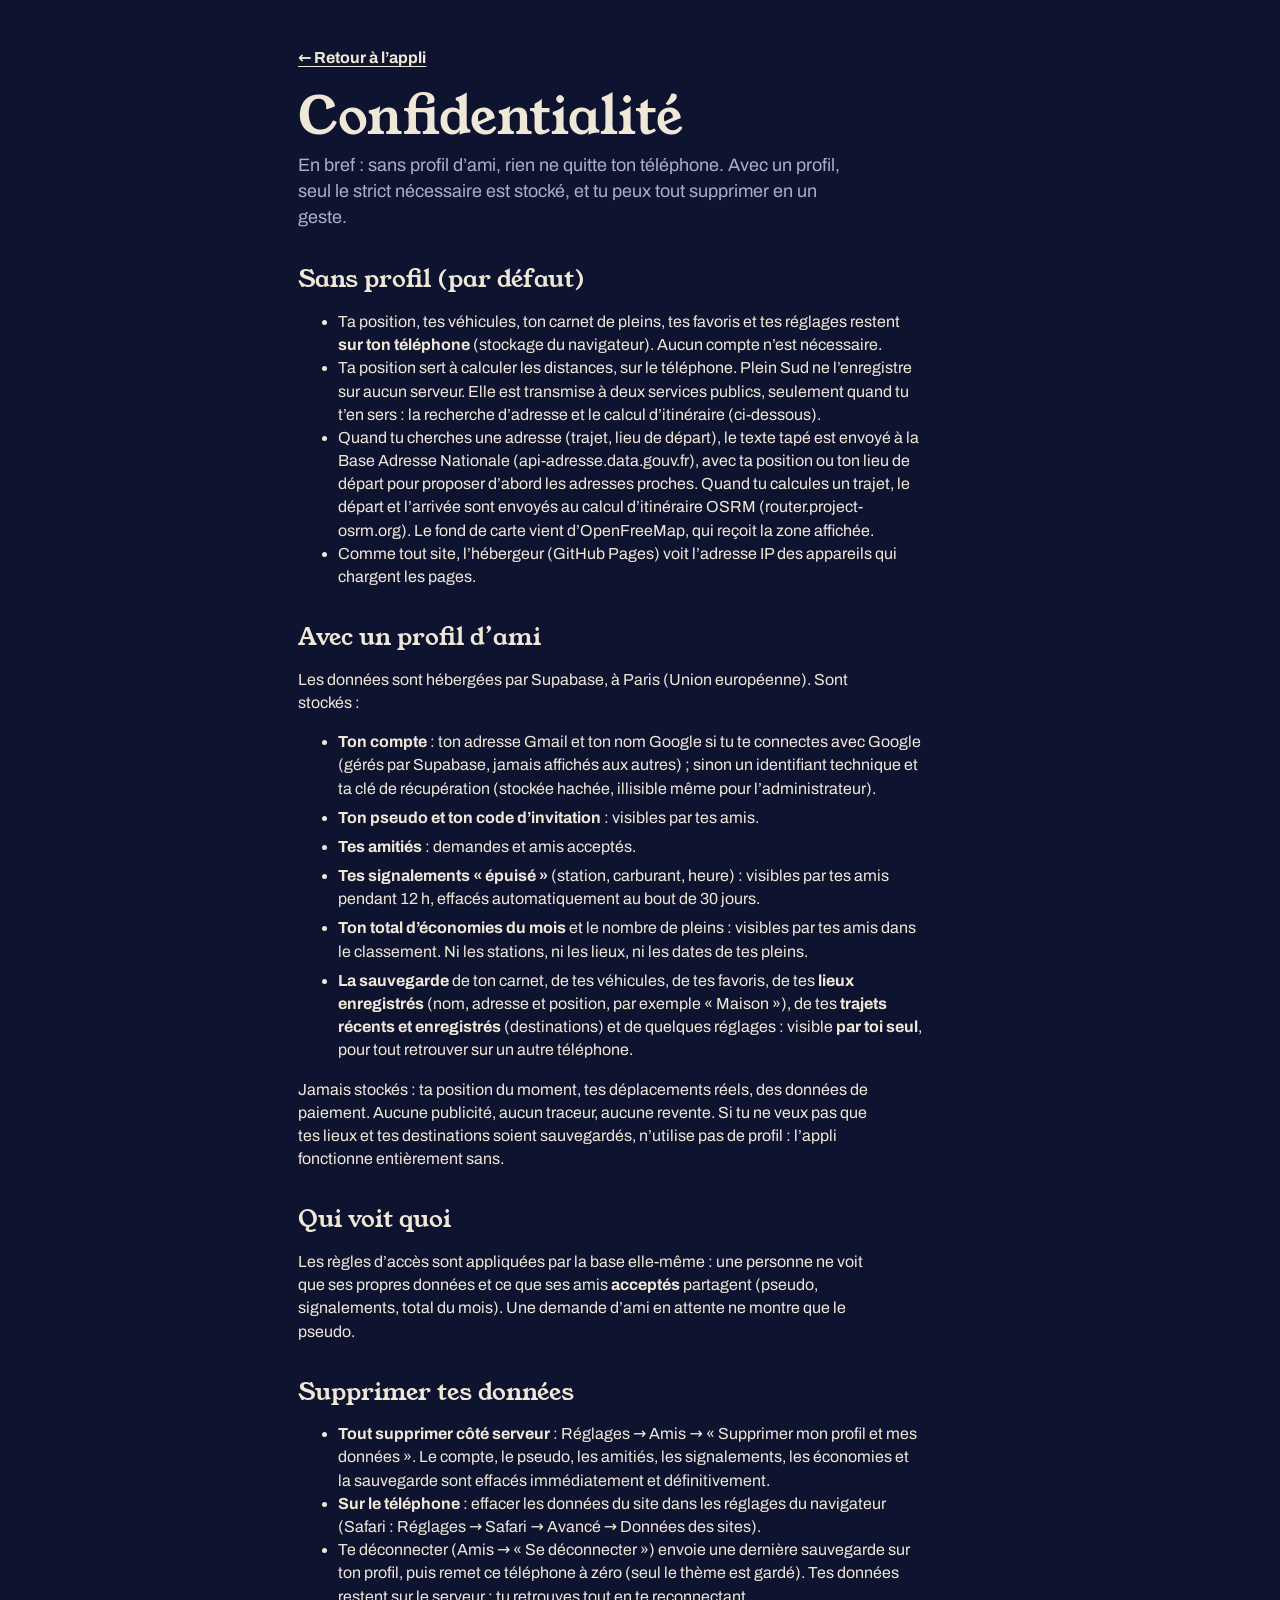
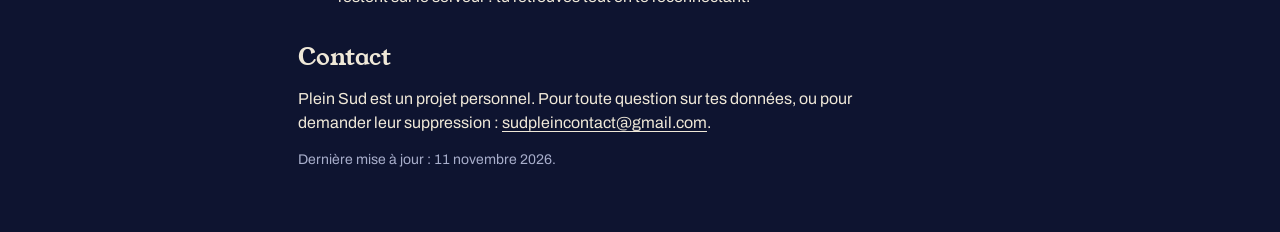
<file: web/confidentialite.html>
<!doctype html>
<html lang="fr">
<head>
  <meta charset="utf-8">
  <meta name="viewport" content="width=device-width, initial-scale=1, viewport-fit=cover">
  <title>Confidentialité · Plein Sud</title>
  <meta name="description" content="Quelles données Plein Sud garde, où, qui les voit et comment les supprimer.">
  <meta name="theme-color" content="#F3EDE0">
  <script src="theme.js"></script>
  <link rel="icon" href="icons/icon.svg" type="image/svg+xml">
  <link rel="stylesheet" href="styles.css">
  <style>
    .page { max-width: 720px; margin: 0 auto; padding: calc(max(env(safe-area-inset-top, 0px), 12px) + 24px) max(18px, env(safe-area-inset-right)) 48px max(18px, env(safe-area-inset-left)); }
    .back { display: inline-flex; align-items: center; gap: 6px; min-height: 44px; font-weight: 700; color: var(--ink); }
    h1 { font: 400 clamp(34px, 9vw, 52px)/1.04 var(--f-name); margin: 10px 0 8px; }
    .lede { font-size: 18px; color: var(--ink-2); max-width: 56ch; margin: 0 0 28px; }
    h2 { font: 400 24px/1.15 var(--f-name); margin: 36px 0 12px; }
    p, li { max-width: 65ch; }
    .stats { display: grid; grid-template-columns: repeat(auto-fit, minmax(150px, 1fr)); gap: 10px; margin: 0; padding: 0; list-style: none; }
    .stats li { padding: 14px 16px; border-radius: 16px; background: var(--cloth); border: 1.5px solid var(--edge); }
    .stats b { display: block; font-weight: 800; font-stretch: 72%; font-size: 34px; line-height: 1; }
    .stats span { font-size: 14px; color: var(--ink-2); }
    .flow { list-style: none; margin: 0; padding: 0; display: grid; gap: 0; counter-reset: step; }
    .flow li { position: relative; padding: 0 0 18px 46px; counter-increment: step; }
    .flow li::before { content: counter(step); position: absolute; left: 0; top: -2px; width: 30px; height: 30px; border-radius: 50%; display: grid; place-items: center;
      border: 1.5px dashed var(--rose-thread); color: var(--rose); font-weight: 800; font-stretch: 80%; background: var(--ground); }
    .flow li::after { content: ""; position: absolute; left: 15px; top: 30px; bottom: 0; border-left: 1.5px dashed var(--stitch); }
    .flow li:last-child::after { display: none; }
    .flow b { display: block; font-size: 17px; }
    .flow span { color: var(--ink-2); font-size: 15px; }
    code { font-size: .92em; background: var(--cloth); border: 1px solid var(--seam); padding: 1px 5px; border-radius: 6px; }
    .charts { display: grid; gap: 12px; }
    .formula { padding: 14px 16px; border-radius: 16px; background: var(--cloth); outline: 1.5px dashed var(--stitch); outline-offset: -6px; font-size: 16px; }
    .sources li { margin-bottom: 6px; }
    .muted { color: var(--ink-2); font-size: 14px; }
  </style>
</head>
<body>
  <main class="page">
    <a class="back" href="./">← Retour à l’appli</a>
    <h1>Confidentialité</h1>
    <p class="lede">En bref : sans profil d’ami, rien ne quitte ton téléphone. Avec un profil, seul le strict nécessaire est stocké, et tu peux tout supprimer en un geste.</p>

    <h2>Sans profil (par défaut)</h2>
    <ul>
      <li>Ta position, tes véhicules, ton carnet de pleins, tes favoris et tes réglages restent <b>sur ton téléphone</b> (stockage du navigateur). Aucun compte n’est nécessaire.</li>
      <li>Ta position sert à calculer les distances, sur le téléphone. Plein Sud ne l’enregistre sur aucun serveur. Elle est transmise à deux services publics, seulement quand tu t’en sers : la recherche d’adresse et le calcul d’itinéraire (ci-dessous).</li>
      <li>Quand tu cherches une adresse (trajet, lieu de départ), le texte tapé est envoyé à la Base Adresse Nationale (api-adresse.data.gouv.fr), avec ta position ou ton lieu de départ pour proposer d’abord les adresses proches. Quand tu calcules un trajet, le départ et l’arrivée sont envoyés au calcul d’itinéraire OSRM (router.project-osrm.org). Le fond de carte vient d’OpenFreeMap, qui reçoit la zone affichée.</li>
      <li>Comme tout site, l’hébergeur (GitHub Pages) voit l’adresse IP des appareils qui chargent les pages.</li>
    </ul>

    <h2>Avec un profil d’ami</h2>
    <p>Les données sont hébergées par Supabase, à Paris (Union européenne). Sont stockés :</p>
    <ul class="sources">
      <li><b>Ton compte</b> : ton adresse Gmail et ton nom Google si tu te connectes avec Google (gérés par Supabase, jamais affichés aux autres) ; sinon un identifiant technique et ta clé de récupération (stockée hachée, illisible même pour l’administrateur).</li>
      <li><b>Ton pseudo et ton code d’invitation</b> : visibles par tes amis.</li>
      <li><b>Tes amitiés</b> : demandes et amis acceptés.</li>
      <li><b>Tes signalements « épuisé »</b> (station, carburant, heure) : visibles par tes amis pendant 12 h, effacés automatiquement au bout de 30 jours.</li>
      <li><b>Ton total d’économies du mois</b> et le nombre de pleins : visibles par tes amis dans le classement. Ni les stations, ni les lieux, ni les dates de tes pleins.</li>
      <li><b>La sauvegarde</b> de ton carnet, de tes véhicules, de tes favoris, de tes <b>lieux enregistrés</b> (nom, adresse et position, par exemple « Maison »), de tes <b>trajets récents et enregistrés</b> (destinations) et de quelques réglages : visible <b>par toi seul</b>, pour tout retrouver sur un autre téléphone.</li>
    </ul>
    <p>Jamais stockés : ta position du moment, tes déplacements réels, des données de paiement. Aucune publicité, aucun traceur, aucune revente. Si tu ne veux pas que tes lieux et tes destinations soient sauvegardés, n’utilise pas de profil : l’appli fonctionne entièrement sans.</p>

    <h2>Qui voit quoi</h2>
    <p>Les règles d’accès sont appliquées par la base elle-même : une personne ne voit que ses propres données et ce que ses amis <b>acceptés</b> partagent (pseudo, signalements, total du mois). Une demande d’ami en attente ne montre que le pseudo.</p>

    <h2>Supprimer tes données</h2>
    <ul>
      <li><b>Tout supprimer côté serveur</b> : Réglages → Amis → « Supprimer mon profil et mes données ». Le compte, le pseudo, les amitiés, les signalements, les économies et la sauvegarde sont effacés immédiatement et définitivement.</li>
      <li><b>Sur le téléphone</b> : effacer les données du site dans les réglages du navigateur (Safari : Réglages → Safari → Avancé → Données des sites).</li>
      <li>Te déconnecter (Amis → « Se déconnecter ») envoie une dernière sauvegarde sur ton profil, puis remet ce téléphone à zéro (seul le thème est gardé). Tes données restent sur le serveur : tu retrouves tout en te reconnectant.</li>
    </ul>

    <h2>Contact</h2>
    <p>Plein Sud est un projet personnel. Pour toute question sur tes données, ou pour demander leur suppression : <a href="mailto:sudpleincontact@gmail.com">sudpleincontact@gmail.com</a>.</p>
    <p class="muted">Dernière mise à jour : 11 novembre 2026.</p>
  </main>
</body>
</html>
</file>
<file: web/styles.css>
/* Plein Sud : un t-shirt brodé plutôt qu'une appli d'essence.
   Jour : toile crème, fils rose poudré, lavande, corail, ocre, sauge, ciel.
   Nuit : « fleurs de nuit », toile bleu nuit, fils crème, argent et or. */
@font-face {
  font-family: "Archivo"; font-style: normal; font-display: swap;
  font-weight: 100 900; font-stretch: 62% 125%;
  src: url("fonts/archivo-wdth.woff2") format("woff2-variations"), url("fonts/archivo-wdth.woff2") format("woff2");
}
@font-face {
  font-family: "Young Serif"; font-style: normal; font-display: swap; font-weight: 400;
  src: url("fonts/young-serif.woff2") format("woff2");
}

:root {
  --ground: #F3EDE0;
  --cloth: #FBF7EE;
  --ink: #2A2420;
  --ink-2: #6A5F55;
  --seam: #DCD1BC;
  --edge: #9C8B6E; /* contours lisibles au soleil (3:1 sur la toile) */
  --stitch: #C4B392;
  --rose: #A8506A;
  --rose-thread: #C2617F;
  --lav: #5E5FB3;
  --lav-fill: #D6D5F1;
  --coral: #D86A4A;
  --ochre: #C98F22;
  --sage: #6F8769;
  --sky: #8FB0C6;
  --accent: #2A2420;
  --accent-ink: #FBF7EE;
  --accent-stitch: rgba(251, 247, 238, .55);
  --good: #46653F;
  --warn-bg: #F8DFD3;
  --warn-ink: #8A3A1E;
  --scrim: rgba(42, 36, 32, .42);
  --hi: rgba(255, 255, 255, .4);
  --shade-ink: rgba(42, 36, 32, .45);
  --shade-1: rgba(14, 10, 8, .45);
  --shade-2: rgba(14, 10, 8, .5);
  --shade-3: rgba(14, 10, 8, .55);
  /* Fond brodé, une palette par saison (les fleurs changent aussi, voir garden.js). */
  /* Printemps : amandier, tulipes, vert tendre. */
  --sp-rose: #D07A92; --sp-lav: #7F79C4; --sp-lav-fill: #E2DDF4; --sp-coral: #E08A6C; --sp-sage: #6F9A5E; --sp-sky: #92BBD2;
  /* Été : coquelicot, lavande de Provence, tournesol, olivier. */
  --su-rose: #C9506A; --su-lav: #6E5FB8; --su-lav-fill: #DCD6F2; --su-coral: #D7472F; --su-sage: #7C8A55; --su-sky: #7FAFC9;
  /* Automne : rouille, prune, olive, ocre. */
  --au-rose: #B4532F; --au-lav: #7C4A6D; --au-lav-fill: #E7D3D6; --au-coral: #C98429; --au-sage: #7D7C42; --au-sky: #B8A98A;
  /* Hiver : houx, givre, bleu froid. */
  --wi-rose: #B23A48; --wi-lav: #5D6FA8; --wi-lav-fill: #DCE3F0; --wi-coral: #B46A5A; --wi-sage: #4F6F5B; --wi-sky: #7E9EC4;
  --umber: #7A5236;

  --f-ui: "Archivo", "Arial Narrow", system-ui, sans-serif;
  --f-name: "Young Serif", Georgia, serif;
  --ease-out: cubic-bezier(0.23, 1, 0.32, 1);
  --ease-in-out: cubic-bezier(0.77, 0, 0.175, 1);
  --ease-drawer: cubic-bezier(0.32, 0.72, 0, 1);
  color-scheme: light;
}
:root[data-theme="dark"] {
    --ground: #0E1430;
    --cloth: #151D40;
    --ink: #EFE8D8;
    --ink-2: #A8AECB;
    --seam: #2A3462;
    --edge: #5E6CA8;
    --stitch: #46528A;
    --rose: #E8A3B8;
    --rose-thread: #E08FA9;
    --lav: #A4A6EC;
    --lav-fill: #2E336B;
    --coral: #E89A7E;
    --ochre: #D8B25A;
    --sage: #C3CAD9;
    --sky: #C9D1E0;
    --accent: #D8B25A;
    --accent-ink: #1A1606;
    --accent-stitch: rgba(26, 22, 6, .45);
    --good: #A3D6A6;
    --warn-bg: #3D2433;
    --warn-ink: #F3B9A6;
    --scrim: rgba(4, 6, 18, .6);
    --sp-rose: #F0AFC2; --sp-lav: #B6B2F0; --sp-lav-fill: #33386E; --sp-coral: #F0AE92; --sp-sage: #B5D3A6; --sp-sky: #BCD6E8;
    --su-rose: #EE9CB0; --su-lav: #B3A6F0; --su-lav-fill: #3A3172; --su-coral: #F09276; --su-sage: #C8CF9E; --su-sky: #A9CDE2;
    --au-rose: #E8A07A; --au-lav: #D3A5C8; --au-lav-fill: #4A2F5E; --au-coral: #E3B068; --au-sage: #C9C79A; --au-sky: #B9B2C6;
    --wi-rose: #EA8C98; --wi-lav: #A9B7E8; --wi-lav-fill: #2B3768; --wi-coral: #E0A898; --wi-sage: #A9C7B5; --wi-sky: #D2E0F2;
    --umber: #C9A27E;
    color-scheme: dark;
  }


* { box-sizing: border-box; }
html { -webkit-text-size-adjust: 100%; background: var(--ground); }
html, body { overflow-x: clip; }
body { margin: 0; min-height: 100dvh; background: var(--ground); color: var(--ink); font: 400 16px/1.45 var(--f-ui); font-variant-numeric: tabular-nums; -webkit-tap-highlight-color: transparent; }
::selection { background: var(--lav-fill); color: var(--ink); }
button, input, select { font: inherit; color: inherit; }
a { color: inherit; text-underline-offset: 3px; }
:focus-visible { outline: 3px solid var(--accent); outline-offset: 2px; }
[hidden] { display: none !important; }
.ic { width: 22px; height: 22px; fill: none; stroke: currentColor; stroke-width: 1.8; stroke-linecap: round; stroke-linejoin: round; flex: none; }
.ic circle { fill: currentColor; stroke: none; }
#i-pin circle, .start .ic circle { fill: none; stroke: currentColor; }

.shell { max-width: 560px; margin: 0 auto; min-height: 100dvh; display: flex; flex-direction: column; }

/* En-tête */
.top {
  display: grid; grid-template-columns: auto auto minmax(0, 1fr); align-items: center; gap: 10px;
  padding: calc(max(env(safe-area-inset-top, 0px), 12px) + 15px) max(16px, env(safe-area-inset-right)) 4px max(16px, env(safe-area-inset-left));
}
.mark { width: 28px; height: 28px; fill: var(--rose-thread); }
.top h1 { margin: 0; font: 400 22px/1 var(--f-name); letter-spacing: -.005em; }
.icon-btn {
  width: 46px; height: 46px; display: grid; place-items: center; border-radius: 14px; cursor: pointer;
  border: 1.5px solid var(--edge); background: var(--cloth); color: var(--ink);
  transition: transform 120ms var(--ease-out), border-color 150ms ease;
}
.icon-btn.ghost { background: transparent; }
.icon-btn:active { transform: scale(0.95); }
.start {
  justify-self: end; display: flex; align-items: center; gap: 6px; min-width: 0; max-width: 100%;
  padding: 8px 10px 8px 12px; min-height: 44px; border: 1.5px solid var(--edge); border-radius: 999px; background: var(--cloth);
  color: var(--ink-2); font-size: 14px; cursor: pointer; text-align: left;
}
.start span { min-width: 0; overflow: hidden; text-overflow: ellipsis; white-space: nowrap; }
.start .ic { width: 18px; height: 18px; color: var(--rose-thread); }
.start.locating .ic { animation: breathe 1.4s ease-in-out infinite; }
@keyframes breathe { 50% { opacity: .35; } }

/* Carburants */
.fuels {
  display: flex; gap: 8px; overflow-x: auto; scrollbar-width: none; scroll-snap-type: x proximity;
  padding: 8px max(16px, env(safe-area-inset-right)) 10px max(16px, env(safe-area-inset-left));
  scroll-padding-inline: max(16px, env(safe-area-inset-left));
}
.fuels::-webkit-scrollbar { display: none; }
.fuel {
  flex: none; scroll-snap-align: start; min-height: 44px; padding: 8px 15px; cursor: pointer;
  border: 1.5px solid var(--edge); border-radius: 999px; background: var(--cloth);
  display: inline-flex; align-items: baseline; gap: 6px;
  transition: background-color 150ms ease, color 150ms ease, border-color 150ms ease, transform 120ms var(--ease-out);
}
.fuel b { font-weight: 700; font-stretch: 80%; font-size: 16px; }
.fuel small { font-size: 12px; color: var(--ink-2); }
.fuel[aria-checked="true"] { background: var(--ink); color: var(--ground); border-color: var(--ink); }
.fuel[aria-checked="true"] small { color: inherit; opacity: .7; }
.fuel:active { transform: scale(0.97); }

.views { flex: 1; padding: 0 max(16px, env(safe-area-inset-right)) 28px max(16px, env(safe-area-inset-left)); }
.view.entering { animation: viewIn 200ms var(--ease-out); }
@keyframes viewIn { from { opacity: .4; transform: translateY(6px); } }
.view-title { margin: 12px 0 12px; font: 400 26px/1.1 var(--f-name); }

/* La réponse : un écusson brodé sur la toile */
.answer {
  position: relative; overflow: hidden; border-radius: 24px; background: var(--cloth);
  outline: 1.5px dashed var(--stitch); outline-offset: -9px;
  box-shadow: 0 1px 0 var(--hi) inset, 0 14px 30px -22px var(--shade-ink);
  min-height: 420px;
}
.bouquet {
  position: absolute; right: -4px; top: 4%; height: 60%; width: auto; max-width: 50%; pointer-events: none;
}
.bouquet path, .bouquet ellipse { fill: none; stroke-linecap: round; stroke-linejoin: round; }
.w1 { stroke-width: 1; } .w12 { stroke-width: 1.2; } .w15 { stroke-width: 1.5; } .w2 { stroke-width: 2; }
.stitch { stroke-dasharray: 3.2 1.8; }
.t-sage { stroke: var(--sage); } .t-lav { stroke: var(--lav); } .t-coral { stroke: var(--coral); }
.t-rose { stroke: var(--rose-thread); } .t-sky { stroke: var(--sky); } .t-ochre { stroke: var(--ochre); }
.bouquet .knot-fill { fill: var(--ochre); stroke: none; }
.bouquet .knot { fill: var(--lav-fill); }
.bouquet .satin { fill: url(#satin); }
.bouquet .satin-rose { fill: url(#satin-rose); }
.satin-line { stroke: var(--sage); stroke-width: 1.1; opacity: .55; }
.satin-line-rose { stroke: var(--rose-thread); stroke-width: 1; opacity: .5; }
.bouquet.pending .stitches { clip-path: inset(100% 0 0 0); }

.answer-body { position: relative; z-index: 1; padding: 22px 20px 20px 22px; display: grid; gap: 14px; }
.answer-body p { margin: 0; }
.ans-head { max-width: 68%; display: grid; gap: 4px; }
.ans-name { font: 400 24px/1.12 var(--f-name); text-wrap: balance; }
.ans-ville { font-size: 15px; color: var(--ink-2); }
.ans-price { display: flex; align-items: flex-start; gap: 6px; margin-top: 2px; }
.ans-price .num { font-weight: 800; font-stretch: 68%; font-size: clamp(76px, 23vw, 100px); line-height: .86; letter-spacing: -.02em; }
.ans-price sup { font-size: .45em; margin-left: 2px; }
.ans-price .unit { font-size: 15px; font-weight: 600; color: var(--ink-2); margin-top: 6px; }
.ans-facts { display: flex; gap: 26px; max-width: 70%; }
.fact b { display: block; font-weight: 800; font-stretch: 72%; font-size: 30px; line-height: 1; white-space: nowrap; }
.fact span { white-space: nowrap; }
.fact span { font-size: 13px; color: var(--ink-2); }
.go {
  display: flex; align-items: center; justify-content: center; gap: 10px; min-height: 62px; width: 100%;
  border-radius: 18px; border: 0; cursor: pointer; text-decoration: none;
  background: var(--accent); color: var(--accent-ink); font-weight: 800; font-stretch: 90%; font-size: 21px;
  outline: 1.5px dashed var(--accent-stitch); outline-offset: -6px;
  transition: transform 120ms var(--ease-out);
}
.go .ic { width: 24px; height: 24px; stroke-width: 2; }
.go small { font-weight: 500; font-size: 14px; opacity: .85; }
.go:active { transform: scale(0.97); }
.ans-foot { display: flex; align-items: center; justify-content: space-between; gap: 10px; font-size: 14px; color: var(--ink-2); }
.ans-foot .save { color: var(--good); font-weight: 700; }
.star-btn[aria-pressed="true"] .ic { fill: var(--ochre); stroke: var(--ochre); }
.flag { display: inline-flex; align-items: center; gap: 5px; font-size: 13px; font-weight: 600; color: var(--warn-ink); background: var(--warn-bg); border-radius: 8px; padding: 2px 8px; width: fit-content; }
.flag .ic { width: 15px; height: 15px; stroke-width: 2.1; }

/* Les suivantes */
.next-title { margin: 22px 4px 10px; font: 400 20px/1 var(--f-name); }
.alts { list-style: none; margin: 0; padding: 0; display: grid; gap: 8px; }
.alt-btn {
  width: 100%; display: grid; grid-template-columns: 30px minmax(0, 1fr) auto; gap: 2px 12px; align-items: center;
  padding: 12px 14px; border-radius: 16px; border: 1.5px solid var(--edge); background: var(--cloth); cursor: pointer; text-align: left;
  transition: transform 120ms var(--ease-out), border-color 150ms ease;
}
.alt-btn:active { transform: scale(0.985); }
.rank { grid-row: span 2; width: 30px; height: 30px; display: grid; place-items: center; border-radius: 50%; border: 1.5px dashed var(--rose-thread); color: var(--rose); font-weight: 800; font-stretch: 80%; font-size: 15px; }
.alt-name { font: 400 17px/1.2 var(--f-name); min-width: 0; overflow: hidden; text-overflow: ellipsis; white-space: nowrap; }
.alt-price { font-weight: 800; font-stretch: 72%; font-size: 26px; line-height: 1; text-align: right; }
.alt-price sup { font-size: .5em; }
.alt-meta { font-size: 13px; color: var(--ink-2); min-width: 0; overflow: hidden; text-overflow: ellipsis; white-space: nowrap; }
.alt-gap { font-size: 13px; color: var(--ink-2); text-align: right; white-space: nowrap; }
.more {
  display: flex; align-items: center; justify-content: center; gap: 6px; width: 100%; min-height: 48px; margin-top: 10px;
  border: 1.5px dashed var(--stitch); border-radius: 16px; background: transparent; color: var(--ink); font-weight: 700; cursor: pointer;
}
.more .ic { transition: transform 200ms var(--ease-out); }
.more[aria-expanded="true"] .ic { transform: rotate(180deg); }
.all { margin-top: 8px; }
.empty { padding: 20px 18px; border-radius: 18px; background: var(--cloth); border: 1.5px dashed var(--stitch); display: grid; gap: 12px; justify-items: start; }
.empty p { margin: 0; max-width: 46ch; }
.how { margin-top: 18px; }
.how summary { cursor: pointer; padding: 12px 4px; font-weight: 700; min-height: 44px; color: var(--ink-2); }
.how p { margin: 0 4px 12px; color: var(--ink-2); font-size: 15px; max-width: 65ch; }

/* Carte */
.map { height: min(64dvh, 560px); border-radius: 22px; overflow: hidden; background: var(--cloth); outline: 1.5px dashed var(--stitch); outline-offset: -7px; margin-top: 4px; }
.map-note { font-size: 13px; color: var(--ink-2); margin: 10px 4px 0; }
.pin {
  width: 30px; height: 30px; display: flex; align-items: center; justify-content: center; text-align: center; cursor: pointer; padding: 0; border-radius: 50%;
  background: var(--cloth); border: 2px dashed var(--rose-thread); box-shadow: 0 4px 10px -6px var(--shade-2);
  font: 800 14px/1 var(--f-ui); font-stretch: 75%; color: var(--ink);
}
.pin.is-best { width: 40px; height: 40px; font-size: 18px; background: var(--rose-thread); border: 2px dashed var(--cloth); color: var(--cloth); outline: 2px solid var(--rose-thread); }
.me-dot { width: 18px; height: 18px; border-radius: 50%; background: var(--accent); border: 3px solid var(--cloth); box-shadow: 0 0 0 1.5px var(--accent); }
.maplibregl-ctrl-attrib { font-size: 11px !important; }
.maplibregl-ctrl-group { border-radius: 12px !important; box-shadow: none !important; border: 1.5px solid var(--edge); background: var(--cloth) !important; }
.maplibregl-ctrl-group button { width: 40px !important; height: 40px !important; }

/* Carnet */
.log-total { padding: 16px 18px; border-radius: 18px; background: var(--cloth); outline: 1.5px dashed var(--stitch); outline-offset: -7px; margin-bottom: 14px; }
.log-total p { margin: 0; font-size: 16px; }
.log-total b { font-weight: 800; font-stretch: 75%; font-size: 30px; color: var(--good); }
.log-form { display: grid; gap: 12px; background: var(--cloth); border: 1.5px solid var(--edge); border-radius: 18px; padding: 16px; }
.log-form h3, .sheet h2 { margin: 0; font: 400 21px/1.15 var(--f-name); }
.field { display: grid; gap: 6px; font-size: 13px; font-weight: 600; color: var(--ink-2); min-width: 0; }
.field input, .field select {
  min-height: 48px; padding: 8px 12px; border-radius: 12px; border: 1.5px solid var(--edge);
  background: var(--ground); color: var(--ink); font-size: 17px; font-weight: 500; width: 100%; min-width: 0;
}
.field select { text-overflow: ellipsis; white-space: nowrap; overflow: hidden; }
.field input:focus, .field select:focus { border-color: var(--accent); outline: none; box-shadow: 0 0 0 3px var(--lav-fill); }
.field-row { display: grid; grid-template-columns: 1fr 1fr; gap: 10px; }
.hint { margin: 0; font-size: 14px; color: var(--ink-2); }
.log-list { list-style: none; padding: 0; margin: 14px 0 0; display: grid; gap: 6px; }
.log-item { display: grid; grid-template-columns: minmax(0, 1fr) auto auto; gap: 10px; align-items: center; padding: 10px 12px; border-radius: 14px; background: var(--cloth); border: 1.5px solid var(--edge); }
.log-item p { margin: 0; min-width: 0; }
.log-item small { display: block; color: var(--ink-2); font-size: 13px; }
.log-gain { font-weight: 800; font-stretch: 80%; font-size: 18px; white-space: nowrap; color: var(--good); }
.log-gain.neg { color: var(--warn-ink); }
.log-del { width: 44px; height: 44px; border: 0; background: transparent; cursor: pointer; display: grid; place-items: center; color: var(--ink-2); }

.btn {
  display: inline-flex; align-items: center; justify-content: center; gap: 8px; min-height: 48px; padding: 10px 16px;
  border-radius: 14px; border: 1.5px solid var(--edge); background: var(--cloth); color: var(--ink);
  font-weight: 700; text-decoration: none; cursor: pointer; transition: transform 120ms var(--ease-out);
}
.btn:active { transform: scale(0.97); }
.btn-main { background: var(--accent); color: var(--accent-ink); border-color: var(--accent); }

/* Onglets */
.tabs {
  position: sticky; bottom: 0; z-index: 5; display: grid; grid-template-columns: repeat(5, 1fr);
  background: var(--cloth); border-top: 1.5px dashed var(--stitch);
  padding: 6px max(8px, env(safe-area-inset-right)) max(8px, env(safe-area-inset-bottom)) max(8px, env(safe-area-inset-left));
}
.tabs button {
  display: grid; justify-items: center; gap: 2px; min-height: 52px; padding: 6px 4px; border: 0; border-radius: 12px;
  background: transparent; color: var(--ink-2); font-size: 12px; font-weight: 600; cursor: pointer; transition: color 150ms ease;
}
.tabs button[aria-selected="true"] { color: var(--ink); }
.tabs button[aria-selected="true"] .ic { color: var(--rose-thread); }

/* Panneaux */
.sheet-host { border: 0; padding: 0; margin: 0; max-width: none; max-height: none; width: 100%; height: 100%; background: transparent; overflow: hidden; }
.sheet-host::backdrop { background: transparent; }
.scrim { position: fixed; inset: 0; background: var(--scrim); opacity: 0; transition: opacity 240ms ease; }
.sheet {
  position: fixed; left: 0; right: 0; bottom: 0; margin: 0 auto; max-width: 560px; max-height: 90dvh; overflow-y: auto; overscroll-behavior: contain;
  background: var(--cloth); color: var(--ink); border-radius: 24px 24px 0 0;
  padding: 8px max(18px, env(safe-area-inset-right)) max(20px, env(safe-area-inset-bottom)) max(18px, env(safe-area-inset-left));
  display: grid; gap: 16px; transform: translateY(100%); transition: transform 320ms var(--ease-drawer);
  box-shadow: 0 -14px 34px -18px var(--shade-1);
}
.sheet p { margin: 0; }
.sheet-host.is-open .scrim { opacity: 1; }
.sheet-host.is-open .sheet { transform: translateY(0); }
.grabber { width: 40px; height: 5px; border-radius: 3px; background: var(--seam); justify-self: center; }
.sheet-head { display: flex; align-items: flex-start; justify-content: space-between; gap: 12px; }
.sheet-head p { margin-top: 4px; color: var(--ink-2); font-size: 14px; }
fieldset { border: 0; margin: 0; padding: 0; display: grid; gap: 10px; min-width: 0; }
legend { font-size: 13px; font-weight: 700; color: var(--ink-2); padding: 0; margin-bottom: 10px; }
.choices { display: flex; flex-wrap: wrap; gap: 8px; }
.choice {
  display: inline-flex; align-items: center; gap: 8px; min-height: 46px; padding: 8px 14px; border-radius: 14px; cursor: pointer;
  border: 1.5px solid var(--edge); background: var(--ground); text-align: left; transition: background-color 150ms ease, border-color 150ms ease;
}
.choice small { display: block; font-size: 12px; color: var(--ink-2); }
.choice[aria-pressed="true"] { background: var(--ink); color: var(--ground); border-color: var(--ink); }
.choice[aria-pressed="true"] small { color: inherit; opacity: .7; }
.choice-wide { width: 100%; font-weight: 700; }
.choice-group { display: inline-flex; align-items: stretch; }
.choice-group .choice { border-top-right-radius: 0; border-bottom-right-radius: 0; border-right-width: 0; }
.choice-x {
  display: inline-grid; place-items: center; min-width: 44px; min-height: 46px; padding: 0; cursor: pointer; color: var(--ink-2);
  border: 1.5px solid var(--edge); border-left: 1px dashed var(--stitch); background: var(--ground);
  border-radius: 0 14px 14px 0; transition: background-color 150ms ease, transform 150ms ease;
}
.choice-x .ic { width: 16px; height: 16px; }
.choice-x:active { transform: scale(0.94); background: var(--seam); }
.range { display: flex; align-items: center; gap: 14px; }
.range input { flex: 1; accent-color: var(--accent); min-height: 44px; }
.range output { font-weight: 800; font-stretch: 75%; font-size: 22px; min-width: 60px; text-align: right; }
.nav-apps { display: grid; gap: 8px; }
.nav-app { display: flex; align-items: center; justify-content: space-between; min-height: 58px; padding: 10px 16px; border-radius: 16px; border: 1.5px solid var(--edge); background: var(--ground); font-weight: 700; font-size: 18px; cursor: pointer; text-decoration: none; color: var(--ink); }
.nav-app small { font-weight: 500; font-size: 13px; color: var(--ink-2); }
.remember { display: flex; align-items: center; gap: 10px; min-height: 44px; font-size: 15px; }
.remember input { width: 20px; height: 20px; accent-color: var(--accent); }

.st-prices { list-style: none; margin: 0; padding: 0; display: grid; }
.st-prices li { display: grid; grid-template-columns: minmax(0, 1fr) auto; gap: 2px 12px; padding: 10px 0; border-bottom: 1.5px dashed var(--seam); align-items: baseline; }
.st-prices .fuel-name { font-weight: 700; }
.st-prices .fuel-name.cur { color: var(--rose); }
.st-prices .num { font-weight: 800; font-stretch: 72%; font-size: 24px; }
.st-prices .num sup { font-size: .5em; }
.st-prices small { grid-column: 1 / -1; font-size: 12px; color: var(--ink-2); }
.st-sum { font-size: 15px; }
.st-sum b { font-weight: 800; font-stretch: 75%; font-size: 24px; }
.st-facts { margin: 0; display: grid; grid-template-columns: max-content minmax(0, 1fr); gap: 6px 14px; font-size: 14px; }
.st-facts dt { color: var(--ink-2); font-weight: 600; }
.st-facts dd { margin: 0; }
.st-actions { display: grid; grid-template-columns: 1fr auto auto; gap: 8px; align-items: stretch; }
.st-actions .icon-btn { min-width: 46px; height: auto; }
.st-prices li.is-out .num { color: var(--ink-2); text-decoration: line-through; text-decoration-thickness: 1.5px; }
.st-prices small .flag { display: inline-flex; margin-left: 2px; vertical-align: middle; }
.out-note { margin: 12px 4px 0; white-space: normal; }
.out-note .ic { width: 16px; height: 16px; flex: none; }
.src-note { margin: 4px 4px 0; font-size: 13px; color: var(--ink-2); max-width: 65ch; }
.src-note a { color: var(--ink); }
input[type="range"] { accent-color: var(--accent); }
.st-actions .go { min-height: 54px; font-size: 19px; }

/* Carte « tu fais le plein ? » : part de l'onglet Carnet */
.fillcard {
  position: fixed; z-index: 30; right: max(12px, env(safe-area-inset-right)); bottom: calc(76px + env(safe-area-inset-bottom));
  width: min(330px, calc(100% - 24px)); padding: 16px; border-radius: 22px;
  background: var(--cloth); color: var(--ink); outline: 1.5px dashed var(--stitch); outline-offset: -7px;
  box-shadow: 0 18px 40px -18px var(--shade-3);
  display: grid; gap: 10px; transform-origin: 85% 110%;
  transition: opacity 260ms ease, transform 340ms var(--ease-out);
}
.js .fillcard:not(.show) { opacity: 0; transform: translateY(14px) scale(.6); }
.fillcard p { margin: 0; }
.fill-title { font: 400 20px/1.15 var(--f-name); }
.fill-text { font-size: 15px; color: var(--ink-2); }
.fill-actions { display: grid; gap: 8px; }
.fill-actions .btn { width: 100%; }
.btn-text { border-color: transparent; background: transparent; color: var(--ink-2); min-height: 44px; }
.haptic { position: fixed; left: -100px; top: -100px; opacity: 0; pointer-events: none; }

.toast {
  position: fixed; left: 16px; right: 16px; margin-inline: auto; width: fit-content; bottom: calc(84px + env(safe-area-inset-bottom)); z-index: 20;
  transform: translateY(12px); opacity: 0; transition: transform 220ms var(--ease-out), opacity 220ms ease;
  background: var(--ink); color: var(--ground); border-radius: 14px; padding: 10px 14px; display: flex; gap: 14px; align-items: center;
  font-size: 15px; box-shadow: 0 10px 24px -12px var(--shade-2); max-width: calc(100vw - 32px);
}
.toast.show { transform: none; opacity: 1; }
.toast button { border: 0; background: transparent; color: var(--ground); font-weight: 800; text-decoration: underline; text-underline-offset: 3px; cursor: pointer; min-height: 44px; padding: 0 8px; }

.alts.unroll > li { animation: rise 260ms var(--ease-out) both; animation-delay: calc(var(--i, 0) * 50ms); }
@keyframes rise { from { opacity: .3; transform: translateY(8px); } }
.skeleton { min-height: 420px; }

@media (hover: hover) and (pointer: fine) {
  .alt-btn:hover, .fuel:hover, .choice:hover, .icon-btn:hover, .nav-app:hover { border-color: var(--ink-2); }
}

@media (prefers-reduced-motion: reduce) {
  @keyframes fade { from { opacity: 0; } }
  .alts.unroll > li, .view.entering { animation: fade 180ms ease both; animation-delay: 0ms; }
  .sheet { transition: opacity 200ms ease; transform: none; opacity: 0; }
  .sheet-host.is-open .sheet { opacity: 1; }
  .fillcard { transform: none; transition: opacity 200ms ease; }
  .start.locating .ic { animation: none; }
  .toast { transition: opacity 200ms ease; transform: none; }
  .fuel:active, .btn:active, .go:active, .alt-btn:active, .icon-btn:active { transform: none; }
}
.plain { border: 0; background: none; padding: 0; margin: 0; text-align: left; cursor: pointer; color: inherit; font: inherit; }
.ans-head.plain { display: grid; gap: 4px; }

:root[data-theme="dark"] .satin-line { stroke: var(--ochre); opacity: .5; }

:root[data-theme="dark"] .satin-line-rose { stroke: var(--ochre); opacity: .45; }


/* Fond brodé : généré par garden.js à chaque ouverture, aux couleurs de la saison. */
.garden { position: fixed; top: 0; bottom: 0; left: 50%; width: 100%; max-width: 560px; transform: translateX(-50%); z-index: 0; pointer-events: none; opacity: .95; }
.garden path, .garden ellipse { fill: none; stroke-linecap: round; stroke-linejoin: round; }
.garden .knot-fill { fill: var(--ochre); stroke: none; }
.garden .knot { fill: var(--lav-fill); }
.garden .satin { fill: url(#satin); }
.garden .satin-rose { fill: url(#satin-rose); }
.shell { position: relative; z-index: 1; }
.next-title { display: table; background: var(--ground); padding: 1px 12px 3px; margin-left: -8px; border-radius: 12px; }
/* Saisons : les valeurs vivent dans les jetons --sp-* / --su-* / --au-* / --wi-* de :root. */
.garden[data-season="printemps"] { --rose-thread: var(--sp-rose); --lav: var(--sp-lav); --lav-fill: var(--sp-lav-fill); --coral: var(--sp-coral); --sage: var(--sp-sage); --sky: var(--sp-sky); }
.garden[data-season="ete"] { --rose-thread: var(--su-rose); --lav: var(--su-lav); --lav-fill: var(--su-lav-fill); --coral: var(--su-coral); --sage: var(--su-sage); --sky: var(--su-sky); }
.garden[data-season="automne"] { --rose-thread: var(--au-rose); --lav: var(--au-lav); --lav-fill: var(--au-lav-fill); --coral: var(--au-coral); --sage: var(--au-sage); --sky: var(--au-sky); }
.garden[data-season="hiver"] { --rose-thread: var(--wi-rose); --lav: var(--wi-lav); --lav-fill: var(--wi-lav-fill); --coral: var(--wi-coral); --sage: var(--wi-sage); --sky: var(--wi-sky); }
.garden .t-umber { stroke: var(--umber); } .garden .t-umber.knot-fill { fill: var(--umber); }
.garden .t-ink.knot-fill { fill: var(--ink); opacity: .8; }
.garden .t-sky.knot-fill { fill: var(--sky); }
.garden .berry { fill: var(--rose-thread); stroke: none; }
.garden .olive { fill: var(--lav-fill); stroke-width: 1.2; }

/* États désactivés, titres équilibrés. */
button:disabled, input:disabled, select:disabled { opacity: .5; cursor: not-allowed; }
.btn-main:disabled { background: var(--seam); border-color: var(--seam); color: var(--ink-2); cursor: not-allowed; opacity: 1; }
h1, h2, h3, .fill-title, .next-title { text-wrap: balance; }
.btn-text { white-space: nowrap; }

/* Ajout et édition d'un véhicule. */
.choice-add { display: inline-flex; align-items: center; gap: 6px; border-style: dashed; background: transparent; color: var(--ink-2); }
.veh-form { display: grid; gap: 12px; margin-top: 12px; padding: 14px; border-radius: 16px; outline: 1.5px dashed var(--stitch); outline-offset: -6px; }
.veh-actions { display: flex; flex-wrap: wrap; gap: 8px; }
.veh-edit { margin-top: 8px; }

/* Modèle reconnu : les cases remplies seules sont teintées et signalées. */
.veh-id { grid-template-columns: minmax(0, 1fr) 6.5em; }
.veh-match { margin: -4px 0 0; font-size: 13px; color: var(--ink-2); }
.field .auto-tag { display: none; margin-left: 4px; padding: 1px 8px; border-radius: 999px; background: var(--lav-fill); color: var(--lav); font-weight: 600; font-size: 12px; }
.field:has(.autofilled) .auto-tag { display: inline-block; }
.field input.autofilled { background: var(--lav-fill); border-color: var(--lav); animation: autofill-pulse 900ms var(--ease-out); }
@keyframes autofill-pulse { from { box-shadow: 0 0 0 6px var(--lav-fill); } to { box-shadow: 0 0 0 0 var(--lav-fill); } }
@media (prefers-reduced-motion: reduce) { .field input.autofilled { animation: none; } }

/* Tirer pour actualiser : la fleur se coud pétale par pétale (--p de 0 à 1), le nœud central marque le seuil. */
html, body { overscroll-behavior-y: none; }
.ptr { position: relative; z-index: 2; height: 0; display: flex; flex-direction: column; align-items: center; pointer-events: none;
  --pull: 0; --p: 0; opacity: min(1, calc(var(--p) * 1.6)); transform: translateY(calc(var(--pull) * 1px - 66px)); }
.ptr-flower { flex: none; width: 44px; min-width: 44px; height: 44px; transform: rotate(calc(var(--p) * 90deg)); }
.ptr-petals path { fill: none; stroke: var(--rose-thread); stroke-width: 1.6; stroke-linecap: round; stroke-dasharray: 3.2 1.8;
  opacity: clamp(0, calc(var(--p) * 8 - var(--i)), 1); }
.ptr-knot { fill: var(--ochre); transform-origin: 32px 32px; transform: scale(0); transition: transform 220ms var(--ease-out); }
.ptr.is-armed .ptr-knot { transform: scale(1); }
.ptr-text { margin-top: 2px; font-size: 13px; color: var(--ink-2); white-space: nowrap; }
.ptr.ptr-settle, .views.ptr-settle { transition: transform 320ms var(--ease-out), opacity 240ms ease; }
.ptr.is-loading .ptr-flower { animation: ptr-spin 1.4s linear infinite; }
.ptr.is-loading .ptr-petals path { opacity: 1; animation: ptr-stitch 700ms linear infinite; }
@keyframes ptr-spin { to { transform: rotate(450deg); } }
@keyframes ptr-stitch { to { stroke-dashoffset: -10; } }
@media (prefers-reduced-motion: reduce) {
  .ptr.is-loading .ptr-flower, .ptr.is-loading .ptr-petals path { animation: none; }
  .ptr.ptr-settle, .views.ptr-settle { transition: none; }
}

/* Fraîcheur des prix, visible sous les carburants ; en alerte au-delà de 24 h. */
.fresh { margin: 0 max(16px, env(safe-area-inset-left)) 8px; font-size: 13px; color: var(--ink-2); display: flex; gap: 6px; align-items: center; width: fit-content; background: var(--ground); border-radius: 8px; padding: 2px 6px; }
.fresh.warn { color: var(--warn-ink); background: var(--warn-bg); font-weight: 600; padding: 6px 10px; border-radius: 12px; }
.fresh .ic { width: 16px; height: 16px; flex: none; }

/* Pop-up de plein : centré, sur un voile, comme les autres feuilles. */
.fillcard { left: max(12px, env(safe-area-inset-left)); right: max(12px, env(safe-area-inset-right)); width: auto; max-width: 420px; margin-inline: auto; transform-origin: 50% 110%; }
.fill-scrim { position: fixed; inset: 0; z-index: 29; background: var(--scrim); opacity: 0; transition: opacity 240ms ease; }
.fill-scrim.show { opacity: 1; }

/* Petits écrans : le nom de la station respire. */
@media (max-width: 380px) { .ans-name { font-size: 21px; } }

/* Pastilles de la carte : zone de toucher de 44 px pour les gants. */
.pin::after { content: ""; position: absolute; inset: -7px; border-radius: 50%; }

/* Le jardin ne passe plus à travers les textes. */
.more { background: var(--ground); }
.map-note { background: var(--ground); width: fit-content; padding: 2px 8px; border-radius: 8px; }

/* Carte en sombre : boutons de zoom visibles. */
:root[data-theme="dark"] .maplibregl-ctrl-group button .maplibregl-ctrl-icon { filter: invert(1) hue-rotate(180deg); }


/* Niveau du réservoir, alerte E10, autonomie. */
.level { display: grid; gap: 10px; margin-top: 12px; }
.level-out { margin-left: 6px; color: var(--ink); font-weight: 700; }
.level input[type=range] { width: 100%; }
.e10hint { display: block; width: 100%; margin: 12px 0 0; padding: 12px 14px; border-radius: 16px; border: 1.5px dashed var(--edge); background: var(--ground); text-align: left; cursor: pointer; font-size: 15px; line-height: 1.35; color: var(--ink); }
.e10hint small { display: block; color: var(--ink-2); font-size: 13px; margin-top: 2px; }
.flag.range { background: var(--lav-fill); color: var(--ink); }
.flag.range.low { background: var(--warn-bg); color: var(--warn-ink); }
.log-conso { margin: 10px 0 0; padding: 10px 12px; border-radius: 14px; background: var(--lav-fill); font-size: 15px; display: flex; flex-wrap: wrap; gap: 4px 12px; align-items: center; justify-content: space-between; }
.log-conso .btn { min-height: 40px; padding: 6px 12px; }

/* Compteur d'économies : sous la réponse, en fil vert. */
.savings { display: block; width: 100%; margin: 12px 0 0; padding: 12px 14px; border-radius: 16px; border: 1.5px dashed var(--good); background: var(--cloth); color: var(--ink); text-align: left; cursor: pointer; font-size: 15px; line-height: 1.35; }
.savings b { color: var(--good); font-weight: 800; font-stretch: 78%; font-size: 22px; margin-right: 4px; }
.savings small { display: block; color: var(--ink-2); font-size: 13px; margin-top: 2px; }

/* Courbe des prix : fil plein pour le relevé, pointillé pour la prévision, points lancés pour la bande. */
.trend-card { padding: 14px 14px 12px; border-radius: 18px; background: var(--cloth); border: 1.5px solid var(--edge); display: grid; gap: 10px; }
.trend-lead { margin: 0; font-size: 15px; color: var(--ink-2); }
.trend-lead b { color: var(--ink); font-weight: 800; font-stretch: 78%; font-size: 22px; }
.trend-lead span { color: var(--ink); font-weight: 600; }
.trend-svg { width: 100%; height: auto; display: block; overflow: visible; }
.tr-grid { stroke: var(--seam); stroke-width: 1; stroke-dasharray: 2 3; }
.tr-axis { fill: var(--ink-2); font: 600 10.5px var(--f-ui); font-variant-numeric: tabular-nums; }
.tr-line { fill: none; stroke: var(--rose-thread); stroke-width: 2.4; stroke-linecap: round; stroke-linejoin: round; }
.tr-dot { fill: var(--rose-thread); stroke: var(--cloth); stroke-width: 2; }
.tr-real { fill: none; stroke: var(--rose-thread); stroke-width: 2.2; stroke-dasharray: 5 4; stroke-linecap: round; }
.tr-band { fill: var(--lav-fill); opacity: .7; }
.tr-high, .tr-low { fill: none; stroke: var(--lav); stroke-width: 1.2; stroke-dasharray: 1.5 3; stroke-linecap: round; }
.tr-today { stroke: var(--edge); stroke-width: 1; stroke-dasharray: 2 2; }
.trend-legend { list-style: none; margin: 0; padding: 0; display: grid; gap: 4px; font-size: 13px; color: var(--ink-2); }
.trend-legend li { display: flex; align-items: center; gap: 8px; }
.trend-legend i { flex: none; width: 22px; height: 0; border-top: 2.4px solid var(--rose-thread); }
.trend-legend .lg-real { border-top-style: dashed; }
.trend-legend .lg-band { height: 10px; border: 1.2px dotted var(--lav); background: var(--lav-fill); border-radius: 3px; }
.trend .hint a { color: var(--ink); display: inline-block; padding: 14px 0; margin: -6px 0; }

/* Thème et coulisses dans les réglages. */
.coulisses-link { display: block; padding: 12px 4px; font-weight: 700; color: var(--ink); text-underline-offset: 4px; }
.linkish { border: 0; background: none; padding: 0; color: var(--ink); font: inherit; font-weight: 700; text-decoration: underline; text-underline-offset: 3px; cursor: pointer; }

/* Trajet */
.trip-form { display: grid; grid-template-columns: minmax(0, 1fr); gap: 12px; padding: 14px; border-radius: 18px; background: var(--cloth); border: 1.5px solid var(--edge); }
.trip-from { margin: 0; font-size: 15px; color: var(--ink-2); }
.trip-from .linkish { display: inline-block; padding: 11px 6px; margin: -11px -6px; } /* cible tactile de 44 px sans décaler le texte */
.trip-form input[type=search] { -webkit-appearance: none; appearance: none; }
.trip-sugg { list-style: none; margin: -6px 0 0; padding: 6px; border-radius: 16px; background: var(--cloth); border: 1.5px solid var(--edge); display: grid; gap: 2px; }
.trip-sugg button { width: 100%; min-height: 48px; padding: 8px 10px; border: 0; border-radius: 10px; background: transparent; text-align: left; cursor: pointer; font-weight: 600; }
.trip-sugg button:active, .trip-sugg button:hover { background: var(--lav-fill); }
.trip-sugg small { display: block; font-weight: 400; font-size: 12px; color: var(--ink-2); }
.trip-sugg-msg { padding: 10px; font-size: 14px; color: var(--ink-2); }
.trip-recent:empty { display: none; }
.trip-recent .choice { min-height: 40px; padding: 6px 12px; font-weight: 600; max-width: 100%; }
.trip-form > * { min-width: 0; }
.trip-recent .choice { overflow: hidden; text-overflow: ellipsis; white-space: nowrap; min-width: 0; }
.trip-recent .choice-group { max-width: 100%; min-width: 0; }
.trip-recent .ic { width: 18px; height: 18px; color: var(--rose-thread); }
.trip-corr { display: flex; flex-wrap: wrap; align-items: center; gap: 8px 12px; font-size: 13px; font-weight: 600; color: var(--ink-2); }
.trip-corr .choice { min-height: 44px; padding: 6px 12px; }
.trip-out { margin-top: 16px; }
.trip-intro, .trip-wait, .trip-empty { margin: 0; padding: 16px 18px; border-radius: 18px; background: var(--cloth); border: 1.5px dashed var(--stitch); color: var(--ink-2); }
.trip-sum { display: grid; gap: 12px; padding: 18px; border-radius: 22px; background: var(--cloth); outline: 1.5px dashed var(--stitch); outline-offset: -7px; box-shadow: 0 10px 28px -20px var(--shade-1); }
.trip-sum h3 { margin: 0; font: 400 24px/1.1 var(--f-name); }
.trip-sum p { margin: 0; }
.trip-facts { color: var(--ink-2); font-size: 15px; }
.trip-fuel { font-size: 15px; }
.trip-sum .flag { white-space: normal; }
.trip-strip { width: 100%; height: auto; overflow: visible; }
.strip-line { stroke: var(--sage); stroke-width: 2.4; stroke-dasharray: 5 3; stroke-linecap: round; }
.strip-nodata { stroke: var(--seam); stroke-width: 3; }
.strip-dry { stroke: var(--warn-ink); stroke-width: 2.4; stroke-dasharray: 2 3; }
.strip-note { fill: var(--warn-ink); font: 700 10px var(--f-ui); }
.strip-start { fill: var(--accent); }
.strip-end { fill: var(--cloth); stroke: var(--rose-thread); stroke-width: 2.4; }
.strip-pin circle { fill: var(--cloth); stroke: var(--rose-thread); stroke-width: 1.8; stroke-dasharray: 3 2; }
.strip-pin text { fill: var(--ink); font: 800 11px var(--f-ui); }
.strip-pin.is-best circle { fill: var(--rose-thread); stroke-dasharray: none; }
.strip-pin.is-best text { fill: var(--cloth); }
.strip-pin.is-dry circle { stroke: var(--warn-ink); }
.strip-label { fill: var(--ink-2); font: 600 11px var(--f-ui); }
.trip-best { display: grid; gap: 6px; padding: 12px 0 2px; border-top: 1.5px dashed var(--seam); }
.trip-best-name { font: 400 21px/1.15 var(--f-name); }
.trip-best-name small { display: block; font: 400 14px/1.35 var(--f-ui); color: var(--ink-2); margin-top: 2px; }
.trip-best-price { font-size: 15px; color: var(--ink-2); }
.trip-best-price .num { color: var(--ink); font-weight: 800; font-stretch: 70%; font-size: 34px; line-height: 1; }
.trip-best-price b { color: var(--ink); }
.trip-best-price .save { color: var(--good); font-weight: 700; }
.trip-sum .btn { width: 100%; }
.trip-row { display: grid; grid-template-columns: minmax(0, 1fr) auto; gap: 8px; align-items: stretch; }
.trip-go { height: auto; min-height: 48px; }
.trip-out > .hint { margin-top: 14px; }

/* Mode guidon : plein écran, très gros, lisible au soleil et avec des gants. */
.ride { border: 0; margin: 0; padding: max(18px, env(safe-area-inset-top)) max(18px, env(safe-area-inset-right)) max(18px, env(safe-area-inset-bottom)) max(18px, env(safe-area-inset-left));
  width: 100%; height: 100%; max-width: none; max-height: none; background: var(--ground); color: var(--ink);
  display: none; flex-direction: column; gap: 14px; }
.ride[open] { display: flex; }
.ride::backdrop { background: var(--ground); }
.ride-top { display: flex; align-items: center; justify-content: space-between; gap: 12px; }
.ride-rank { margin: 0; font-size: 17px; font-weight: 700; color: var(--ink-2); }
.ride-name { margin: 0; font: 400 clamp(30px, 9vw, 44px)/1.08 var(--f-name); text-wrap: balance; }
.ride-price { margin: 0; display: flex; align-items: flex-start; gap: 8px; font-weight: 800; font-stretch: 66%; font-size: clamp(110px, 36vw, 170px); line-height: .85; letter-spacing: -.02em; }
.ride-price sup { font-size: .42em; }
.ride-price span { font-size: 22px; font-stretch: 90%; font-weight: 700; color: var(--ink-2); margin-top: 10px; letter-spacing: 0; }
.ride-meta { margin: 0; font-size: 22px; font-weight: 700; }
.ride-meta span { display: block; font-size: 18px; font-weight: 500; color: var(--ink-2); margin-bottom: 6px; }
.ride-go { margin-top: auto; display: flex; align-items: center; justify-content: center; gap: 12px; min-height: 96px; border-radius: 26px; border: 0; cursor: pointer;
  background: var(--accent); color: var(--accent-ink); font-weight: 800; font-stretch: 90%; font-size: 32px; outline: 2px dashed var(--accent-stitch); outline-offset: -8px; }
.ride-go .ic { width: 34px; height: 34px; }
.ride-next { min-height: 72px; border-radius: 22px; border: 2px solid var(--edge); background: var(--cloth); color: var(--ink); font-weight: 800; font-size: 22px; cursor: pointer; }
.ride .icon-btn { width: 56px; height: 56px; }
.ans-foot > span { flex: 1; min-width: 0; }

/* Aperçu du trajet : départ, arrivée et stations, sur une petite carte (ou un croquis si la carte ne charge pas). */
.trip-map { height: 220px; margin: 14px 0 0; border-radius: 22px; overflow: hidden; background: var(--cloth); border: 1.5px dashed var(--edge); position: relative; }
.trip-sketch { width: 100%; height: 100%; display: block; }
.sk-route { fill: none; stroke: var(--rose-thread); stroke-width: 2.4; stroke-dasharray: 5 4; stroke-linecap: round; stroke-linejoin: round; }
.sk-start { fill: var(--accent); }
.sk-end { fill: var(--cloth); stroke: var(--rose-thread); stroke-width: 2.6; }
.sk-pin circle { fill: var(--cloth); stroke: var(--rose-thread); stroke-width: 1.8; stroke-dasharray: 3 2; }
.sk-pin text { fill: var(--ink); font: 800 11px var(--f-ui); }
.sk-pin.is-best circle { fill: var(--rose-thread); stroke-dasharray: none; }
.sk-pin.is-best text { fill: var(--cloth); }
.sk-label { fill: var(--ink-2); font: 600 11px var(--f-ui); }
.pin-end { width: 22px; height: 22px; border-radius: 50%; background: var(--cloth); border: 3.5px solid var(--rose-thread); box-shadow: 0 0 0 1.5px var(--cloth); }
.trip-map .maplibregl-ctrl-attrib { font-size: 10px !important; }

/* ================= Motion : tout se coud =================
   Rare (ouverture, bascule jour/nuit, plein noté) : le budget « plaisir ».
   Fréquent (onglets, prix, liste) : court et discret. Réduire les animations : fondus seuls. */

/* Ouverture : le logo éclot pétale par pétale, puis le jardin pousse du bas vers le haut. */
.mark .mk-petal, .mark .mk-core { transform-box: view-box; transform-origin: 128px 118px; }
.intro .mark .mk-petal { animation: petal-open 520ms var(--ease-out) both; animation-delay: calc(80ms + var(--i) * 45ms); }
.intro .mark .mk-core { animation: knot-in 360ms var(--ease-out) 460ms both; }
@keyframes petal-open { from { opacity: 0; transform: rotate(-28deg) scale(.55); } }
@keyframes knot-in { from { opacity: 0; transform: scale(.4); } }
.garden .m { transform-box: view-box; }
.garden.grow .m { animation: bloom 760ms var(--ease-out) both; animation-delay: var(--d); }
@keyframes bloom { from { opacity: 0; transform: rotate(var(--r)) scale(.8); } }
/* Étoiles de nuit (point de croix) : seulement en sombre. */
.garden .stars { display: none; }
:root[data-theme="dark"] .garden .stars { display: inline; }
.garden .star { transform-box: fill-box; transform-origin: center; }
.garden.grow .star { animation: star-in 600ms var(--ease-out) both; animation-delay: var(--d); }
@keyframes star-in { from { opacity: 0; transform: scale(.5) rotate(-45deg); } }

/* Onglets : un fil passe de l'icône quittée à l'icône choisie. */
.tabs { position: sticky; }
.tab-thread { position: absolute; top: 4px; left: 0; height: 0; border-top: 2.5px dashed var(--rose-thread); border-radius: 2px; pointer-events: none;
  width: 30px; transition: transform 260ms var(--ease-in-out); }
.view.from-left { animation: view-from-left 220ms var(--ease-out); }
.view.from-right { animation: view-from-right 220ms var(--ease-out); }
@keyframes view-from-left { from { opacity: .4; transform: translateX(-14px); } }
@keyframes view-from-right { from { opacity: .4; transform: translateX(14px); } }

/* Prix qui change : les chiffres se recousent de gauche à droite. */
.ans-price .num.restitch { animation: num-stitch 420ms var(--ease-out); }
@keyframes num-stitch { from { clip-path: inset(0 100% 0 0); } to { clip-path: inset(0 0 0 0); } }

/* Tracés qui se cousent. Trait plein : pathLength="1" + .sew. Trait en pointillé (points de couture) :
   un masque qui se déroule (.sew sur le tracé du masque), pour garder le motif des points. */
.sew { stroke-dasharray: 1 1; }
.sew-mask { fill: none; stroke: #fff; stroke-linecap: round; stroke-linejoin: round; }
.sewing .sew { animation: sew var(--sew-dur, 900ms) var(--ease-in-out) both; animation-delay: var(--sew-delay, 0ms); }
@keyframes sew { from { stroke-dashoffset: 1; } to { stroke-dashoffset: 0; } }
.sewing .pop { animation: pop 260ms var(--ease-out) both; animation-delay: var(--pd, 0ms); transform-box: fill-box; transform-origin: center; }
@keyframes pop { from { opacity: 0; transform: scale(.6); } }
.sewing .tr-band, .sewing .tr-high, .sewing .tr-low, .sewing .tr-real { animation: fade-late 500ms ease both; animation-delay: 800ms; }
@keyframes fade-late { from { opacity: 0; } }

.pin.pin-hold { opacity: 0; }
.pin.pop-in { animation: pop 260ms var(--ease-out) both; animation-delay: var(--pd, 0ms); }

/* Mode guidon : entrée sobre ; la station suivante glisse depuis la droite. */
.ride[open] { animation: ride-in 380ms var(--ease-out); }
@keyframes ride-in { from { opacity: 0; } }
@media (prefers-reduced-motion: no-preference) {
  /* Le guidon se met en place : la carte monte, la barre du haut descend, le gros bouton arrive en dernier. */
  .ride[open] .ride-card { animation: ride-rise 640ms var(--ease-out) 60ms both; }
  .ride[open] .ride-top { animation: ride-drop 480ms var(--ease-out) both; }
  .ride[open] .ride-go { animation: ride-rise 560ms var(--ease-out) 220ms both; }
  .ride[open] .ride-next { animation: ride-drop 480ms var(--ease-out) 300ms both; }
}
@keyframes ride-rise { from { opacity: 0; transform: translateY(34px) scale(.965); } }
@keyframes ride-drop { from { opacity: 0; transform: translateY(-12px); } }
/* Calques promus : le très gros texte n'est pas redessiné à chaque image (sinon ça saccade sur iPhone). */
.ride-card { position: relative; z-index: 1; display: flex; flex-direction: column; gap: 14px; padding: 20px 20px 22px; border-radius: 24px; background: var(--cloth); outline: 1.5px dashed var(--stitch); outline-offset: -8px; }
.ride-meta { border-top: 1.5px dashed var(--stitch); padding-top: 12px; }
.ride > .bouquet { top: auto; right: -4px; bottom: calc(max(18px, env(safe-area-inset-bottom)) + 184px); height: min(36vh, 300px); max-width: 60%; z-index: 0; opacity: .95; }
.ride-top, .ride-go, .ride-next { position: relative; z-index: 1; }
.petal-rain { position: fixed; inset: 0; z-index: 50; pointer-events: none; overflow: hidden; }
.petal-rain svg { position: absolute; top: 0; height: auto; fill: currentColor; opacity: .85; }
.fr-google { width: 100%; text-align: center; display: block; padding-top: 14px; padding-bottom: 14px; margin-bottom: 8px; }

/* Plein noté : une petite fleur se coud dans le message. */
.toast-flower { width: 26px; height: 30px; flex: none; }
.toast-flower path { fill: none; stroke-linecap: round; stroke-linejoin: round; stroke-dasharray: 1 1; }
/* Se coud dans l'ordre : la tige, puis la fleur pétale après pétale, son cœur, enfin les feuilles. */
.tf-stem { stroke: var(--sage); stroke-width: 1.6; animation: sew 420ms var(--ease-in-out) both; }
.tf-petal { stroke: var(--rose-thread); stroke-width: 1.6; animation: sew 380ms var(--ease-out) both; animation-delay: calc(420ms + var(--i) * 70ms); }
.tf-leaf { stroke: var(--sage); stroke-width: 1.5; animation: sew 380ms var(--ease-out) both; animation-delay: calc(1000ms + var(--i) * 120ms); }
.toast-flower circle { fill: var(--ochre); animation: knot-in 300ms var(--ease-out) 780ms both; transform-box: fill-box; transform-origin: center; }

/* Bascule jour / nuit : la nuit tombe depuis le coin du ciel (View Transitions, Safari 18+). */
::view-transition-old(root), ::view-transition-new(root) { animation: none; mix-blend-mode: normal; }
.theme-flip::view-transition-new(root) { animation: dusk 900ms var(--ease-in-out); }
@keyframes dusk { from { clip-path: circle(0% at 92% 4%); } to { clip-path: circle(150% at 92% 4%); } }

@media (prefers-reduced-motion: reduce) {
  .intro .mark .mk-petal, .intro .mark .mk-core, .garden.grow .m, .garden.grow .star { animation: fade 400ms ease both; animation-delay: 0ms; }
  .tab-thread { transition: none; }
  .view.from-left, .view.from-right { animation: fade 180ms ease; }
  .ans-price .num.restitch { animation: fade 200ms ease; }
  .sewing .sew, .toast-flower path { animation: none; stroke-dasharray: none; }
    .sewing .pop, .pin.pop-in, .toast-flower circle { animation: fade 200ms ease both; animation-delay: 0ms; }
  .ride[open] { animation: fade 180ms ease; }
  .theme-flip::view-transition-new(root) { animation: fade 300ms ease; }
}

/* Amis et prix signalés */
.st-report { margin: 14px 0; padding: 12px 14px; border-radius: 16px; background: var(--cloth); outline: 1.5px dashed var(--stitch); outline-offset: -6px; }
.rep-title { margin: 0 0 8px; font-weight: 700; }
.rep-btns { display: flex; flex-wrap: wrap; gap: 8px; }
.rep-btns .ic { width: 18px; height: 18px; }
.rep-form, .fr-form { display: flex; gap: 8px; margin-top: 10px; }
.rep-form[hidden] { display: none; }
.rep-form input, .fr-form input { flex: 1; min-width: 0; min-height: 44px; padding: 8px 12px; border-radius: 12px; border: 1.5px solid var(--edge); background: var(--ground); color: var(--ink); font: inherit; font-size: 16px; }
.rep-list { list-style: none; margin: 0 0 10px; padding: 0; display: grid; gap: 6px; font-size: 15px; }
.rep-list small, .fr-list small { color: var(--ink-2); }
.fr-lede, .fr-me { color: var(--ink-2); margin: 0 0 12px; }
.fr-code { display: flex; align-items: center; gap: 10px; margin: 0 0 14px; }
.fr-code output { font-weight: 800; font-stretch: 80%; font-size: 34px; letter-spacing: .12em; padding: 6px 14px; border-radius: 14px; background: var(--cloth); outline: 1.5px dashed var(--stitch); outline-offset: -5px; user-select: all; }
.fr-h { font: 400 20px/1.2 var(--f-name); margin: 22px 0 8px; }
.fr-list { list-style: none; margin: 0; padding: 0; display: grid; gap: 6px; }
.fr-list li { display: flex; align-items: center; gap: 8px; min-height: 48px; }
.fr-list li span { flex: 1; font-weight: 700; }
.muted { color: var(--ink-2); font-size: 14px; }
.rep-list li { display: flex; align-items: center; gap: 8px; justify-content: space-between; }
.rep-ok b { color: var(--sage); }
.rep-wait { color: var(--ink-2); }
.rep-wait i { font-style: normal; opacity: .85; }
.rep-wait .btn { min-height: 36px; padding: 4px 12px; }
.fr-board { list-style: none; margin: 0; padding: 0; display: grid; gap: 4px; }
.fr-board li { display: grid; grid-template-columns: 28px 1fr auto; align-items: baseline; column-gap: 8px; padding: 8px 12px; border-radius: 12px; }
.fr-board li.me { background: var(--cloth); outline: 1.5px dashed var(--stitch); outline-offset: -4px; }
.fr-board .rk { font: 400 20px/1 var(--f-name); color: var(--rose); }
.fr-board .nm { font-weight: 700; }
.fr-board .eu { font-weight: 800; font-stretch: 80%; font-size: 20px; }
.fr-board small { grid-column: 2 / 4; color: var(--ink-2); }
.fr-stack { display: grid; gap: 8px; }
.fr-stack input { min-height: 44px; padding: 8px 12px; border-radius: 12px; border: 1.5px solid var(--edge); background: var(--ground); color: var(--ink); font: inherit; font-size: 16px; }
.fr-key output { font-size: 17px; letter-spacing: .06em; user-select: all; word-break: break-all; }
.top { -webkit-user-select: none; user-select: none; -webkit-touch-callout: none; }
.fr-danger { color: var(--rose); }
.trend-score { margin: 10px 0 0; font-size: 14px; color: var(--ink-2); line-height: 1.45; }
.exp-tag { display: inline-block; margin-right: 8px; padding: 1px 8px; border-radius: 999px; font-size: 12px; font-weight: 800; letter-spacing: .02em; color: var(--rose); outline: 1.5px dashed var(--rose-thread); outline-offset: -3px; }
.app-version { margin: 4px 4px 12px; font-size: 13px; color: var(--ink-2); }

/* « Se connecter » : petite ligne sous le titre, sans rien décaler (le titre reste à sa place). */
.brand { position: relative; min-width: 0; }
.who { position: absolute; left: 0; top: calc(100% + 1px); display: inline-flex; align-items: center; gap: 5px; padding: 0; margin: 0; border: 0; background: none; -webkit-appearance: none; appearance: none; color: var(--rose); font: inherit; font-size: 11.5px; font-weight: 600; line-height: 1; white-space: nowrap; cursor: pointer; }
.who span { text-decoration: underline; text-decoration-thickness: 1px; text-underline-offset: 3px; }
.who::before { content: ""; position: absolute; inset: -16px -10px; } /* zone de tap de 44 px de haut autour du texte */
.who i { display: none; width: 7px; height: 7px; border-radius: 50%; background: var(--sage); }
.who.on { color: var(--ink-2); }
.who.on i { display: block; }
.who.on span { text-decoration: none; }
.set-links { display: grid; grid-template-columns: 1fr; gap: 12px; margin: 18px 0 20px; }
.set-links .btn { display: flex; align-items: center; justify-content: center; width: 100%; text-decoration: none; }

/* Favori : pétales qui s'envolent de l'étoile. */
.fav-burst { position: fixed; width: 0; height: 0; z-index: 60; pointer-events: none; }
.fav-burst svg { position: absolute; left: 0; top: 0; width: 13px; height: auto; fill: currentColor; opacity: 0; }
.star-btn .ic { transition: fill 220ms ease, stroke 220ms ease; }
#friendsBody { min-height: 220px; }

/* Chargement : des cadres brodés en pointillés qui respirent, à la place du texte. */
.skel { display: grid; gap: 10px; justify-items: start; padding: 4px 0; }
.skel-bar { display: block; border: 1.5px dashed var(--stitch); border-radius: 14px; animation: breathe 1.6s ease-in-out infinite; }
.skel-bar:nth-child(2) { animation-delay: .15s; } .skel-bar:nth-child(3) { animation-delay: .3s; } .skel-bar:nth-child(4) { animation-delay: .45s; }
/* Tirer pour actualiser : résultat visible. */
.ptr-text { font-size: 14px; font-weight: 600; }
.ptr.is-done .ptr-petals path { opacity: 1; stroke: var(--sage); }
.ptr.is-done .ptr-knot { transform: scale(1); fill: var(--sage); }
.ptr.is-done.res-new .ptr-knot { fill: var(--ochre); animation: ptr-pop 420ms var(--ease-out); }
.ptr.is-done.res-offline .ptr-petals path, .ptr.is-done.res-fail .ptr-petals path { stroke: var(--ink-2); }
.ptr.is-done.res-offline .ptr-knot, .ptr.is-done.res-fail .ptr-knot { fill: var(--ink-2); }
.ptr.is-done .ptr-text { color: var(--ink); }
@keyframes ptr-pop { 40% { transform: scale(1.7); } }
@media (prefers-reduced-motion: reduce) { .skel-bar { animation: none; } .ptr.is-done .ptr-knot { animation: none; } }

.choice .ic-edit { width: 15px; height: 15px; margin-left: 6px; color: var(--ink-2); opacity: .75; flex: none; }
.choice[aria-pressed="true"] .ic-edit { color: inherit; }

/* Bandeau « nouvelle version » : un petit patch cousu au-dessus de la barre d'onglets. */
.update-bar { position: fixed; z-index: 70; left: 50%; transform: translateX(-50%); bottom: calc(max(12px, env(safe-area-inset-bottom)) + 76px); width: min(520px, calc(100% - 28px));
  display: flex; align-items: center; gap: 12px; padding: 12px 14px; border-radius: 18px; background: var(--ink); color: var(--ground); box-shadow: 0 10px 28px -10px var(--shade-1);
  outline: 1.5px dashed color-mix(in srgb, var(--ground) 45%, transparent); outline-offset: -6px; font-size: 14px; }
.update-bar span { flex: 1; }
.update-bar button { flex: none; min-height: 40px; padding: 8px 14px; border: 0; border-radius: 12px; background: var(--ground); color: var(--ink); font: inherit; font-weight: 700; cursor: pointer; }

/* Trajets enregistrés */
.trip-saved { display: grid; gap: 6px; margin: 4px 0 6px; }
.trip-saved-h { margin: 0; font-size: 13px; font-weight: 700; color: var(--ink-2); }
.saved-row { display: flex; align-items: center; gap: 8px; }
.saved-main { flex: 1; min-width: 0; display: flex; align-items: center; gap: 10px; min-height: 52px; padding: 8px 14px; border-radius: 16px; border: 1.5px dashed var(--stitch); background: var(--cloth); color: inherit; font: inherit; text-align: left; cursor: pointer; }
.saved-main b { display: block; font-weight: 700; }
.saved-main small { display: block; color: var(--rose); font-size: 13px; }
.saved-row.past .saved-main small { color: var(--ink-2); }
.trip-save { margin: 12px 0 4px; display: grid; gap: 8px; }
.trip-saved-ok { display: flex; align-items: center; gap: 8px; margin: 0; color: var(--ink-2); font-weight: 600; }

/* Écran « Où es-tu ? » : il ne se ferme pas tant qu'on ne sait pas d'où classer les stations. */
.zone { border: 0; margin: 0; padding: 0; width: 100%; height: 100%; max-width: none; max-height: none; background: var(--ground); color: var(--ink); opacity: 0; transition: opacity 260ms ease; }
.zone.is-open { opacity: 1; }
.zone::backdrop { background: var(--ground); }
.zone-card { max-width: 480px; margin: 0 auto; min-height: 100%; display: grid; align-content: center; gap: 16px; padding: max(24px, env(safe-area-inset-top)) 22px max(24px, env(safe-area-inset-bottom)); }
.zone-card h2 { margin: 0; font: 400 clamp(32px, 9vw, 44px)/1.08 var(--f-name); }
.zone-card p { margin: 0; color: var(--ink-2); }
.zone-or { display: flex; align-items: center; gap: 12px; font-size: 13px; }
.zone-or::before, .zone-or::after { content: ""; flex: 1; border-top: 1.5px dashed var(--stitch); }

/* « facultatif » : toujours visible (contrairement à .auto-tag, réservé au remplissage automatique). */
.opt-tag { font-weight: 500; color: var(--ink-2); opacity: .85; }
/* Champ date : sur iPhone il a une largeur propre et débordait à droite du formulaire. */
.field input[type="date"] { display: block; width: 100%; min-width: 0; max-width: 100%; box-sizing: border-box; -webkit-appearance: none; appearance: none; min-height: 46px; text-align: left; }
.field input[type="date"]::-webkit-date-and-time-value { text-align: left; min-height: 1.2em; }
.veh-form { min-width: 0; max-width: 100%; box-sizing: border-box; }

.who.has-req span { text-decoration: none; font-weight: 700; }
.who.has-req i { background: var(--rose); border-color: var(--rose); }
.zone-card .zone-next { text-align: center; margin-top: -8px; font-size: 13px; }
</file>
